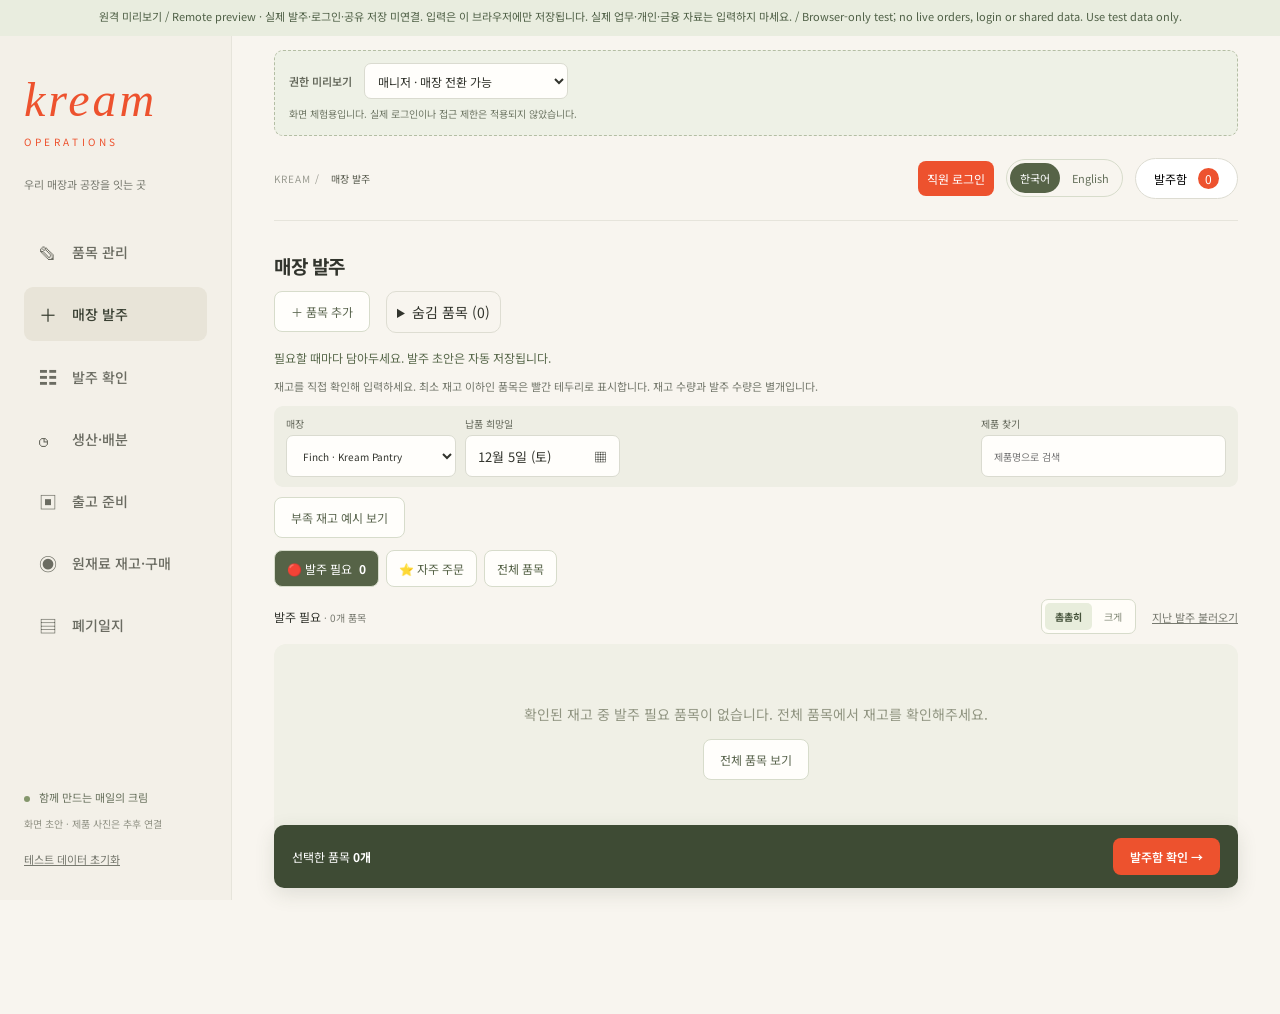
<file: index.html>
<!doctype html><html lang="ko"><head><meta name="description" content="Kream Operations · 매장과 공장을 잇는 크림 운영 공간">
<meta property="og:type" content="website"><meta property="og:site_name" content="Kream Operations"><meta property="og:title" content="Kream Operations"><meta property="og:description" content="매장과 공장을 잇는 크림 운영 공간 · 직원 전용 로그인"><meta property="og:url" content="https://ops.kreamtoronto.com/staff/"><meta property="og:image" content="https://ops.kreamtoronto.com/staff/assets/icon-512.png?v=20261103"><meta property="og:image:type" content="image/png"><meta property="og:image:width" content="512"><meta property="og:image:height" content="512"><meta property="og:image:alt" content="Kream Operations logo"><meta name="twitter:card" content="summary"><meta name="twitter:title" content="Kream Operations"><meta name="twitter:image" content="https://ops.kreamtoronto.com/staff/assets/icon-512.png?v=20261103"><script>if(location.hostname==="ops.kreamtoronto.com"){location.replace("/staff/"+location.search+location.hash);}</script><meta name="robots" content="noindex,nofollow,noarchive"><meta charset="utf-8"><meta name="viewport" content="width=device-width,initial-scale=1"><title>Kream Operations · 원격 미리보기</title><meta name="description" content="Kream Operations browser-only remote preview; test data only"><link rel="stylesheet" href="style.css"></head><body>
<div class="demo" translate="no">원격 미리보기 / Remote preview · 실제 발주·로그인·공유 저장 미연결. 입력은 이 브라우저에만 저장됩니다. 실제 업무·개인·금융 자료는 입력하지 마세요. / Browser-only test; no live orders, login or shared data. Use test data only.</div>
<aside class="sidebar"><a class="brand" href="#">kream<span>OPERATIONS</span></a><div class="workspace">우리 매장과 공장을 잇는 곳</div><nav id="nav" aria-label="업무 화면"></nav><div class="side-bottom"><span class="dot"></span> 함께 만드는 매일의 크림<p>화면 초안 · 제품 사진은 추후 연결</p><button class="text-btn" id="reset">테스트 데이터 초기화</button></div></aside>
<main><header><div class="breadcrumb">KREAM / <span id="crumb">매장 발주</span></div><div class="header-actions"><a href="staff/" style="padding:9px;border-radius:8px;background:#ed522e;color:white;font-size:12px;text-decoration:none;white-space:nowrap">직원 로그인</a><div class="language-switch" role="group" aria-label="Language"><button type="button" data-lang="ko">한국어</button><button type="button" data-lang="en">English</button></div><button id="cartButton" class="cart-button">발주함 <span id="cartCount">0</span></button></div></header><div id="content"></div></main>
<dialog id="cart"><form method="dialog"><button class="close" aria-label="발주함 닫기">×</button></form><div class="eyebrow">YOUR ORDER</div><h2>이번에 필요한 것들</h2><p class="muted">수량과 납품 희망일을 확인해주세요.</p><div id="cartBody"></div></dialog><div class="toast" role="status" id="toast"></div><script src="app.js"></script></body></html>
</file>
<file: style.css>
@import url('https://fonts.googleapis.com/css2?family=Noto+Sans+KR:wght@400;500;600;700;800&display=swap');
.stock-low{border:2px solid #d85b4f!important;background:#fff4f0!important}.stock-risk{border-color:#d5a26c!important;background:#fffaf0!important}.badge.red{background:#f9dcd5;color:#b33427}.stock-fields{display:grid;grid-template-columns:repeat(4,1fr);gap:12px;margin:18px 0}.stock-fields input{min-width:0;width:100%}@media(max-width:720px){.stock-fields{grid-template-columns:repeat(2,1fr)}}
:root{--cream:#f8f5ef;--ink:#32342d;--muted:#77796f;--orange:#ed522e;--line:#e6e4db;--green:#59694c}*{box-sizing:border-box}body{margin:0;background:var(--cream);color:var(--ink);font:14px 'Noto Sans KR',sans-serif}button,input,select,textarea{font:inherit}button,a,input,select,textarea{outline-offset:4px}button{cursor:pointer}button:disabled{opacity:.45;cursor:not-allowed}.demo{height:36px;background:#e9eddf;color:#4f6046;text-align:center;padding:8px 12px;font-size:11px;position:relative;z-index:3}.demo span{margin-left:12px}.sidebar{width:232px;position:fixed;top:36px;bottom:0;border-right:1px solid var(--line);padding:36px 24px;background:#f3f0e8}.brand{display:block;text-decoration:none;color:var(--orange);font:italic 48px Georgia;letter-spacing:3px}.brand span{display:block;font:10px 'Noto Sans KR';letter-spacing:3.6px;margin-top:7px}.workspace{font-size:11px;color:var(--muted);margin:27px 0 33px}.sidebar nav{display:grid;gap:8px}.nav-item{display:flex;gap:12px;align-items:center;border:0;background:none;padding:14px 15px;text-align:left;color:#6b6c62;border-radius:9px;font-weight:500}.nav-item.active{background:#e8e4d8;color:#393f32}.nav-item b{font-size:18px;width:21px;font-weight:400}.side-bottom{position:absolute;bottom:25px;font-size:11px;color:#68715d}.side-bottom p{font-size:10px;color:#929386}.dot{display:inline-block;width:6px;height:6px;background:#84966c;border-radius:50%;margin-right:6px}.text-btn{background:none;border:0;padding:8px 0;color:var(--muted);text-decoration:underline;font-size:11px}main{margin-left:232px;padding:0 42px 60px;max-width:1700px}header{height:85px;display:flex;align-items:center;justify-content:space-between;border-bottom:1px solid var(--line);margin-bottom:33px}.breadcrumb{font-size:10px;letter-spacing:1px;color:#9a9b91}.breadcrumb span{color:#56594c;margin-left:7px;letter-spacing:0}.cart-button{background:white;border:1px solid #dddcd2;border-radius:30px;padding:11px 18px;font-size:12px}.cart-button span{background:var(--orange);color:white;padding:2px 7px;border-radius:20px;margin-left:8px}.eyebrow{font-size:10px;letter-spacing:2px;font-weight:700;color:var(--orange);margin-bottom:12px}h1{font-size:32px;letter-spacing:-1.4px;margin:0 0 13px;line-height:1.4}h2{font-size:23px;letter-spacing:-.8px}p{line-height:1.8}.muted{color:var(--muted);font-size:12px}.hero{display:flex;justify-content:space-between;gap:22px;align-items:center;margin-bottom:28px}.hero p{margin:0;color:var(--muted);font-size:12px}.hero-mark{font:italic 74px Georgia;color:#d7ddc7;line-height:1}.controls{display:flex;gap:15px;align-items:end;flex-wrap:wrap;background:#eeeee4;padding:18px 20px;border-radius:12px;margin-bottom:25px}label{display:grid;gap:7px;font-size:11px;color:#64685b}select,input,textarea{border:1px solid #dadbd0;border-radius:7px;background:#fffefb;color:var(--ink);padding:10px 12px;min-height:42px}select{min-width:170px}input[type=date]{min-width:155px}.search{margin-left:auto;min-width:225px}.search input{width:100%}.chips{display:flex;gap:8px;overflow:auto;padding-bottom:12px;margin:4px 0 18px}.chip{white-space:nowrap;background:transparent;border:1px solid #dcded2;border-radius:25px;padding:10px 17px;font-size:11px;color:#676e5d}.chip.active{background:#566347;border-color:#566347;color:white}.section-head{display:flex;align-items:center;justify-content:space-between;margin:10px 0 17px;font-size:12px}.section-head small{color:var(--muted);font-size:10px}.grid{display:grid;grid-template-columns:repeat(4,minmax(0,1fr));gap:17px}.product{border:1px solid var(--line);background:#fffefb;border-radius:13px;overflow:hidden}.product-art{height:128px;display:grid;place-items:center;position:relative;background:var(--tint);color:var(--art);font:italic 50px Georgia}.product-art .art-label{position:absolute;left:14px;top:13px;font:9px 'Noto Sans KR';letter-spacing:1px;opacity:.75}.product-art .art-line{border:1px solid currentColor;border-radius:22px 8px 18px 8px;padding:8px 17px;transform:rotate(-8deg);font-size:31px;opacity:.72}.product-body{padding:15px}.product-category{font-size:9px;color:#8b8d81;letter-spacing:.6px;margin-bottom:6px}.product h3{font-size:13px;font-weight:600;margin:0 0 5px;line-height:1.6}.unit{font-size:10px;color:#868a7b;margin-bottom:16px}.stepper{display:flex;align-items:center;justify-content:space-between;border:1px solid #e2e3d9;border-radius:7px;overflow:hidden;min-height:37px}.stepper button{width:37px;height:37px;background:none;border:0;font-size:20px;color:#6b735f}.stepper button:hover{background:#eff0e6}.stepper output{font-size:13px}.product.selected{border-color:#9eab87}.product.selected .stepper{background:#eff3e8;border-color:#c8d3b7}.info-line{font-size:11px;color:#8c8f81;margin:25px 0}.primary{border:0;border-radius:8px;background:var(--orange);color:white;font-size:12px;font-weight:600;padding:13px 20px}.secondary{border:1px solid #d7dccb;border-radius:8px;background:#fffefb;color:#5a654e;padding:11px 16px;font-size:12px}.actions{display:flex;gap:9px;align-items:center;flex-wrap:wrap}.stats{display:grid;grid-template-columns:repeat(3,1fr);gap:15px;margin-bottom:25px}.stat{background:#fffefb;border:1px solid var(--line);border-radius:10px;padding:21px}.stat span{color:var(--muted);font-size:11px}.stat strong{display:block;font:33px Georgia;margin-top:10px}.panel{background:#fffefb;border:1px solid var(--line);border-radius:12px;padding:23px;margin:16px 0}.panel-header{display:flex;justify-content:space-between;gap:15px;align-items:center}.badge{font-size:10px;color:#62794c;background:#edf2e5;border-radius:20px;padding:6px 10px;white-space:nowrap}.badge.orange{color:#be5c34;background:#fff0df}.rows{margin:16px 0}.row{display:flex;align-items:center;justify-content:space-between;gap:14px;border-top:1px solid #eeeee6;padding:15px 0}.row-main{display:flex;align-items:center;gap:13px}.row small{display:block;color:var(--muted);font-size:10px;margin-top:5px}.quantity{font-size:21px;font-weight:600;white-space:nowrap}.quantity small{display:inline;font-size:11px;font-weight:400}.pack-check{width:23px;height:23px;min-height:0;accent-color:#64784e}.row.done{opacity:.55}.row.done strong{text-decoration:line-through}.empty{padding:60px 25px;text-align:center;color:#919582;background:#f0f0e6;border-radius:12px}.distribution{display:flex;flex-wrap:wrap;gap:10px;margin-top:12px}.distribution span{background:#f1f1e9;padding:9px 13px;border-radius:6px;font-size:12px}.note{background:#eef0e5;border-radius:8px;padding:12px 15px;font-size:11px;color:#69745c}.shortage{color:#be542b;font-size:11px}.ship-qty{width:75px;min-width:0;padding:8px;text-align:center}.history-grid{display:grid;grid-template-columns:repeat(2,1fr);gap:18px}.history-grid .panel{margin:0}.status-track{display:flex;gap:5px;margin:18px 0}.status-track span{height:4px;flex:1;background:#eceee3;border-radius:4px}.status-track .complete{background:#9aa982}dialog{border:0;border-radius:18px;padding:32px;width:550px;max-width:94vw;max-height:90vh;background:var(--cream);color:var(--ink);box-shadow:0 20px 100px #28312033}dialog::backdrop{background:#2d332b66}.close{float:right;border:0;background:none;font-size:28px;color:#7b806e}dialog .controls{margin:22px 0}dialog textarea{width:100%;resize:vertical}dialog .primary{width:100%;margin-top:20px}.toast{position:fixed;bottom:28px;left:50%;transform:translateX(-50%);background:#3d4933;color:white;padding:14px 25px;border-radius:10px;display:none;z-index:15;font-size:12px}.toast.show{display:block}.mobile-total{position:sticky;bottom:12px;margin-top:24px;display:flex;justify-content:space-between;align-items:center;padding:13px 18px;border-radius:10px;background:#3e4b34;color:white;box-shadow:0 6px 20px #3e4b3422}.mobile-total span{font-size:12px}.mobile-total button{padding:10px 17px}.help{max-width:750px}.help h3{font-size:15px;margin:27px 0 10px}.help ol{padding-left:22px;line-height:2.2;color:#66705b}@media(min-width:1550px){.grid{grid-template-columns:repeat(5,1fr)}}@media(max-width:1100px){.sidebar{width:190px;padding:28px 17px}main{margin-left:190px;padding:0 25px 45px}.grid{grid-template-columns:repeat(3,1fr)}.search{margin-left:0;flex:1}.history-grid{grid-template-columns:1fr}}@media(max-width:720px){.demo{height:auto;min-height:34px;font-size:10px}.demo span{display:block;margin:2px 0 0;font-size:9px}.sidebar{position:sticky;top:0;z-index:5;width:100%;height:auto;padding:10px 15px;border-right:0;border-bottom:1px solid var(--line);display:flex;align-items:center;gap:10px}.brand{font-size:25px;letter-spacing:1px}.brand span,.workspace,.side-bottom{display:none}.sidebar nav{display:flex;gap:2px;margin-left:auto}.nav-item{padding:9px 7px;border-radius:6px;font-size:10px;display:block}.nav-item b{display:none}main{margin-left:0;padding:0 17px 30px}header{height:58px;margin-bottom:23px}.hero{margin-bottom:23px}.hero-mark{font-size:49px}h1{font-size:26px}.hero p{font-size:11px}.controls{padding:14px;gap:12px}.controls>label{flex:1;min-width:42%}select,input[type=date]{width:100%;min-width:0}.search{min-width:100%!important}.grid{grid-template-columns:repeat(2,minmax(0,1fr));gap:11px}.product-art{height:105px}.product-body{padding:12px}.product h3{font-size:12px;min-height:38px}.stats{gap:8px}.stat{padding:15px 12px}.stat strong{font-size:26px}.stat span{font-size:9px}.panel{padding:17px}.panel-header h2{font-size:19px}.row{gap:10px}.row strong{font-size:12px}.quantity{font-size:18px}.distribution span{font-size:11px}.actions .secondary,.actions .primary{font-size:11px}.breadcrumb{font-size:9px}.product-art .art-label{font-size:8px}.mobile-total{bottom:10px}.toast{width:90%;text-align:center}.hero-mark{display:none}}

/* mobile-nav-adjustment */
@media(max-width:720px){.sidebar{flex-wrap:wrap;gap:5px}.brand{font-size:24px}.sidebar nav{width:100%;margin:0;justify-content:space-between}.nav-item{white-space:nowrap;font-size:11px;padding:9px 8px}}

/* Compact ordering: fewer gestures for a large catalog. */
.view-actions{display:flex;align-items:center;gap:16px}.density-toggle{display:flex;border:1px solid #d7dccb;border-radius:7px;padding:3px;gap:2px;background:#fffdf8}.density-toggle button{border:0;background:transparent;color:#808774;border-radius:5px;padding:6px 10px;font-size:10px}.density-toggle button[aria-pressed=true]{background:#e8eddc;color:#46533b;font-weight:700}.grid.compact-grid{grid-template-columns:repeat(5,minmax(0,1fr));gap:12px}.compact-grid .product-art{height:78px}.compact-grid .art-label{font-size:7px;left:9px;top:8px}.compact-grid .art-line{font-size:23px;padding:4px 11px}.compact-grid .product-body{padding:11px}.compact-grid .product-category{font-size:8px;margin-bottom:4px}.compact-grid h3{font-size:13px;min-height:20px;margin-bottom:3px}.compact-grid .unit{font-size:9px;margin-bottom:10px}.compact-grid .stepper{min-height:34px}.compact-grid .stepper button{height:34px;width:30px;font-size:18px}.compact-grid .stepper output{font-size:12px}
@media(max-width:1100px) and (min-width:721px){.grid.compact-grid{grid-template-columns:repeat(4,minmax(0,1fr))}}
@media(max-width:720px){.grid.compact-grid{grid-template-columns:repeat(4,minmax(0,1fr));gap:8px}.compact-grid .product-art{height:58px}.compact-grid .art-label,.compact-grid .product-category{display:none}.compact-grid .art-line{font-size:17px;padding:3px 6px;letter-spacing:-.6px}.compact-grid .product-body{padding:7px 5px}.compact-grid h3{font-size:10px;line-height:1.4;min-height:29px;margin:0 0 3px;word-break:keep-all;overflow-wrap:anywhere}.compact-grid .unit{font-size:8px;line-height:1.3;min-height:21px;margin-bottom:5px;overflow-wrap:anywhere}.compact-grid .stepper{min-height:34px;border-radius:5px}.compact-grid .stepper button{width:23px;height:34px;flex-shrink:0;padding:0;font-size:16px}.compact-grid .stepper output{font-size:10px;white-space:nowrap}.compact-grid .stepper output small{display:none}.view-actions{gap:8px;flex-wrap:wrap;justify-content:flex-end}.view-actions .text-btn{font-size:9px}.density-toggle button{font-size:9px;padding:5px 8px}.section-head{gap:10px}.compact-order .hero{margin-bottom:15px}.compact-order .hero h1{font-size:23px}.compact-order .controls{margin-bottom:15px}.compact-order .chips{margin-bottom:8px}.compact-order .product{border-radius:9px}}

/* Fast ordering: keep the catalog close to the top. */
.order-title{font-size:19px;letter-spacing:-.4px;margin:0 0 12px;line-height:1.3}
.order-view .controls{padding:10px 12px;gap:9px;margin-bottom:10px;border-radius:9px}
.order-view .controls label{gap:4px;font-size:10px}
.order-view .chips{margin:0 0 7px;padding-bottom:5px;scrollbar-width:thin}
.order-view .chip{padding:7px 12px}
.order-view .section-head{margin:5px 0 10px}
.order-view .compact-grid .product-art{height:55px}
.order-view .compact-grid .product-body{padding:7px}
.order-view .compact-grid h3{line-height:1.35;min-height:0}
.order-view .compact-grid .unit{min-height:0;margin-bottom:5px}
.order-view .compact-grid .stepper,.order-view .compact-grid .stepper button{min-height:40px;height:40px}
.order-view .compact-grid .stepper button{width:34px}
.order-view .info-line{margin:12px 0;font-size:10px}
@media(max-width:720px){
body:has(.order-view) main>header{margin-bottom:12px;height:48px}
.order-title{font-size:17px;margin-bottom:9px}
.order-view .controls{padding:10px;gap:8px}
.order-view .controls input,.order-view .controls select{min-height:38px;height:38px;padding:7px 8px;font-size:12px}
.order-view .compact-grid .product-art{height:38px}
.order-view .compact-grid .art-line{font-size:15px;padding:2px 5px}
.order-view .compact-grid .product-body{padding:6px 4px}
.order-view .compact-grid h3{font-size:10px;min-height:28px;margin-bottom:2px}
.order-view .compact-grid .unit{font-size:8px;min-height:11px;margin-bottom:4px}
.order-view .compact-grid .stepper button{width:23px}
.order-view .grid:not(.compact-grid) .product-art{height:68px}
.order-view .grid:not(.compact-grid) .unit{margin-bottom:8px}
.order-view .grid{align-items:start}
}

/* Staff language preference; product names remain bilingual. */
.header-actions{display:flex;align-items:center;gap:12px}.language-switch{display:flex;gap:2px;border:1px solid #d7dccb;border-radius:20px;padding:3px;white-space:nowrap}.language-switch button{border:0;background:transparent;border-radius:16px;padding:7px 10px;font-size:11px;color:#65705b}.language-switch button[aria-pressed=true]{background:#566347;color:white}.product-names{display:flex;flex-direction:column;gap:2px}.product-names>span{font-size:inherit;line-height:1.35}.product-names>[lang=en]{font-size:.78em;font-weight:400;color:#7c8073}html[lang=en] .product-names>[lang=en]{order:-1;font-size:1em;color:inherit;font-weight:600}html[lang=en] .product-names>[lang=ko]{font-size:.78em;font-weight:400;color:#7c8073}.compact-grid h3{min-height:0!important}.row .product-names,.panel-header .product-names{font-size:13px}.compact-grid .product-names{min-height:48px}
@media(max-width:720px){.header-actions{gap:6px}.language-switch button{padding:7px 8px;font-size:10px}.cart-button{padding:9px 11px;font-size:10px}.breadcrumb{font-size:8px}.compact-grid .product-names{min-height:54px}.section-head{flex-wrap:wrap}html[lang=en] .sidebar nav{flex-wrap:wrap;justify-content:flex-start}html[lang=en] .nav-item{font-size:10px;padding:7px}.language-switch{background:#fffdf8}}

/* Square product photos, shorter labels and Korean-only names in Korean mode. */
html[lang=ko] .product-names>[lang=en]{display:none}
.order-view .compact-grid .product-art{height:auto;aspect-ratio:1/1}
.order-view .compact-grid .product-body{padding:5px 6px 6px}
.order-view .compact-grid .product-names{min-height:0}
.order-view .compact-grid h3{margin:0 0 2px;line-height:1.25}
.order-view .compact-grid .product-category{display:none}
.order-view .compact-grid .unit{min-height:0;margin:0 0 3px;font-size:9px;line-height:1.2}
.order-view .compact-grid .stepper,.order-view .compact-grid .stepper button{height:36px;min-height:36px}
@media(max-width:720px){
.order-view .grid{gap:6px}
.order-view .grid:not(.compact-grid) .product-art{height:auto;aspect-ratio:1/1}
.order-view .compact-grid .product-body{padding:4px 4px 5px}
.order-view .compact-grid h3{font-size:10px;min-height:0!important}
.order-view .compact-grid .unit{font-size:8px}
.order-view .compact-grid .product-names{min-height:0}
.order-view .compact-grid .stepper button{width:23px}
.order-view .compact-grid .art-line{font-size:19px}
}
.subgroup-filter{display:flex;align-items:center;gap:10px;margin:4px 0 10px;font-size:11px}.subgroup-filter select{min-height:36px;padding:6px 9px;max-width:100%;font-size:11px}.unit-warning{color:#af4b25!important;font-weight:600}
@media(max-width:720px){.subgroup-filter{gap:8px}.subgroup-filter select{flex:1;min-width:0;width:auto;font-size:10px}}
.order-view .product.stock-alert{border:2px solid #ca4432;box-shadow:0 0 0 1px #ca443222}.card-stock{font-size:10px;border-top:1px solid #e9e5dc;padding:5px 0;color:#686b5f}.card-stock summary{cursor:pointer;line-height:1.35}.card-stock label{margin-top:6px;font-size:10px}.card-stock input{width:100%;min-width:0;min-height:34px;padding:5px}.card-stock small{font-size:9px;display:block;margin:4px 0}.card-stock.needs-order{color:#b73324;font-weight:600}.stock-order-note{font-size:11px;color:#74786c;margin:0 0 10px}.stock-missing{padding:12px;background:#fff0eb;border:1px solid #cf4b38;border-radius:8px;color:#a82f21;font-size:12px}.stock-missing p{margin:5px 0}
.order-list-tabs{display:flex;gap:7px;flex-wrap:wrap;margin:12px 0}.order-list-tabs button{border:1px solid #d7dccb;border-radius:8px;background:#fffefb;padding:9px 12px;font-size:12px;color:#566347}.order-list-tabs button[aria-pressed=true]{background:#566347;color:white}.order-list-tabs b{margin-left:4px}.order-view .product{position:relative}.favorite-toggle{position:absolute;right:4px;top:4px;z-index:1;width:30px;height:30px;border-radius:50%;border:1px solid #dfd8c6;background:#fffdf5ed;color:#857448;font-size:20px;padding:0}.favorite-toggle[aria-pressed=true]{color:#a87500;background:#fff2b9}.empty .secondary{display:block;margin:15px auto 0}
.delivery-date-field{position:relative;display:flex;align-items:center;justify-content:space-between;gap:10px;border:1px solid #dadbd0;border-radius:7px;background:#fffefb;min-height:42px;padding:10px 12px;color:#32342d;min-width:155px;font-size:13px}.delivery-date-field input[type=date]{position:absolute;inset:0;width:100%;height:100%;opacity:0;cursor:pointer;min-width:0}.delivery-date-field input::-webkit-calendar-picker-indicator{position:absolute;inset:0;width:100%;height:100%;cursor:pointer}.delivery-date-field:focus-within{outline:2px solid #59694c;outline-offset:3px}@media(max-width:720px){.delivery-date-field{min-width:0;min-height:38px;padding:7px 8px;font-size:12px}}
.role-preview{margin-top:14px;padding:12px 14px;border:1px dashed #b4bea4;border-radius:9px;background:#eef1e6}.role-preview label{display:flex;align-items:center;gap:12px;font-size:11px;font-weight:600}.role-preview select{font-weight:400;font-size:12px;min-height:36px;padding:6px 9px;max-width:100%}.role-preview p{font-size:10px;color:#6f7765;margin:6px 0 0}.controls select:disabled{opacity:1;color:#4e5e43;background:#e4eadb;border-color:#afbc9f;cursor:default}@media(max-width:720px){.role-preview{padding:9px;margin-top:10px}.role-preview label{flex-wrap:wrap;gap:6px}.role-preview select{width:100%;font-size:11px}}
.production-team{margin:18px 0 26px}.production-team>.section-head h2,.supply-allocation h2{font-size:19px;margin:5px 0}.allocation-item{padding:15px 18px;margin:9px 0}.allocation-item .muted{margin:5px 0 0}.allocation-item .distribution{margin-top:9px}.supply-allocation{margin:18px 0 30px;padding-bottom:18px;border-bottom:2px solid #dadfce}
.supplier-group{border:1px solid #dce1d2;border-radius:10px;padding:12px 16px;margin:12px 0;background:#fafbf6}.supplier-group h3{margin:0;font-size:17px}.supplier-group .row:last-child{padding-bottom:3px}
.purchase-catalog .product{position:relative}.purchase-catalog .product-art{height:auto;aspect-ratio:1}.purchase-catalog .product.stock-alert{border:2px solid #ca4432;background:#fff8f4}.purchase-catalog .art-line{font-size:20px;max-width:95%;overflow-wrap:anywhere;text-align:center}.purchase-catalog .product-names{min-height:0}.purchase-catalog .card-stock label{font-size:10px;margin:6px 0}.purchase-catalog select,.purchase-catalog .card-stock input{width:100%;min-width:0;font-size:11px}.purchase-catalog .product-body{padding:7px}.purchase-catalog .stepper button{min-height:36px}.purchase-catalog .search{margin-left:0;width:100%}.purchase-catalog .unit{margin-bottom:4px}.purchase-catalog .card-stock{margin:5px 0}
.draft-save-status{font-size:12px;color:#59694c;margin:4px 0 10px;line-height:1.5}

/* inline product management */
.order-catalog-tools{display:flex;align-items:flex-start;gap:16px;margin:8px 0 16px}.order-catalog-tools details{padding:10px;border:1px solid #deddd2;border-radius:10px}.hidden-product{padding:6px}.product{position:relative}.product-edit{position:absolute;top:6px;left:6px;z-index:2;background:#fff;border:1px solid #d4d7c9;border-radius:50%;width:30px;height:30px;font-size:18px}.catalog-photo{width:100%;height:100%;object-fit:contain;background:#fff;position:absolute;inset:0;z-index:1}.product-art{position:relative}.catalog-photo-preview{width:140px;height:140px;object-fit:contain}.catalog-actions{display:flex;gap:12px;margin-top:18px}.danger{border:1px solid #c23c30;color:#a52b20;background:#fff4f0;padding:10px;border-radius:10px}#inlineCatalogDialog{width:min(760px,94vw);max-height:90vh;overflow:auto;border:1px solid #deddd2;border-radius:18px;padding:24px;background:#f8f5ef}#inlineCatalogDialog::backdrop{background:#0006}#inlineCatalogDialog h1{font-size:26px}#inlineCatalogDialog .hero{padding:0}
</file>
